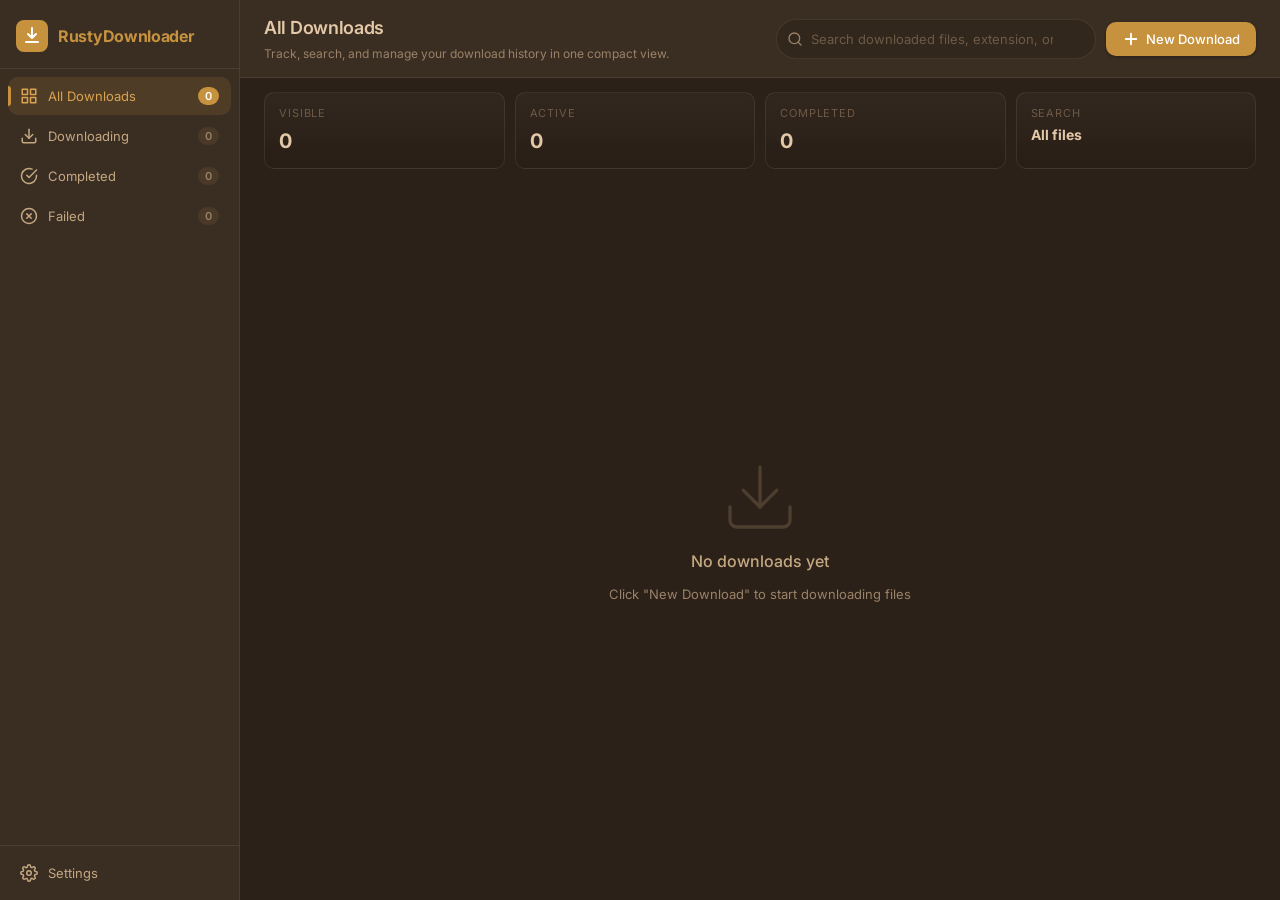
<file: src/index.html>
<!DOCTYPE html>
<html lang="en">

<head>
  <meta charset="UTF-8" />
  <meta name="viewport" content="width=device-width, initial-scale=1.0" />
  <title>RustyDownloader</title>
  <link rel="preconnect" href="https://fonts.googleapis.com">
  <link rel="preconnect" href="https://fonts.gstatic.com" crossorigin>
  <link href="https://fonts.googleapis.com/css2?family=Inter:wght@300;400;500;600;700&display=swap" rel="stylesheet">
  <link rel="stylesheet" href="styles.css" />
</head>

<body>
  <div id="app">
    <!-- Sidebar -->
    <aside class="sidebar">
      <div class="sidebar-header">
        <div class="logo">
          <svg width="32" height="32" viewBox="0 0 32 32" fill="none">
            <rect width="32" height="32" rx="8" fill="#C7923E" />
            <path d="M16 8v10m0 0l-4-4m4 4l4-4M10 22h12" stroke="white" stroke-width="2" stroke-linecap="round"
              stroke-linejoin="round" />
          </svg>
          <span class="logo-text">RustyDownloader</span>
        </div>
      </div>
      <nav class="sidebar-nav">
        <button class="nav-item active" data-filter="all" id="nav-all">
          <svg width="18" height="18" viewBox="0 0 24 24" fill="none" stroke="currentColor" stroke-width="2"
            stroke-linecap="round" stroke-linejoin="round">
            <rect x="3" y="3" width="7" height="7" />
            <rect x="14" y="3" width="7" height="7" />
            <rect x="14" y="14" width="7" height="7" />
            <rect x="3" y="14" width="7" height="7" />
          </svg>
          <span>All Downloads</span>
          <span class="badge" id="badge-all">0</span>
        </button>
        <button class="nav-item" data-filter="downloading" id="nav-downloading">
          <svg width="18" height="18" viewBox="0 0 24 24" fill="none" stroke="currentColor" stroke-width="2"
            stroke-linecap="round" stroke-linejoin="round">
            <path d="M21 15v4a2 2 0 0 1-2 2H5a2 2 0 0 1-2-2v-4" />
            <polyline points="7 10 12 15 17 10" />
            <line x1="12" y1="15" x2="12" y2="3" />
          </svg>
          <span>Downloading</span>
          <span class="badge" id="badge-downloading">0</span>
        </button>
        <button class="nav-item" data-filter="completed" id="nav-completed">
          <svg width="18" height="18" viewBox="0 0 24 24" fill="none" stroke="currentColor" stroke-width="2"
            stroke-linecap="round" stroke-linejoin="round">
            <path d="M22 11.08V12a10 10 0 1 1-5.93-9.14" />
            <polyline points="22 4 12 14.01 9 11.01" />
          </svg>
          <span>Completed</span>
          <span class="badge" id="badge-completed">0</span>
        </button>
        <button class="nav-item" data-filter="failed" id="nav-failed">
          <svg width="18" height="18" viewBox="0 0 24 24" fill="none" stroke="currentColor" stroke-width="2"
            stroke-linecap="round" stroke-linejoin="round">
            <circle cx="12" cy="12" r="10" />
            <line x1="15" y1="9" x2="9" y2="15" />
            <line x1="9" y1="9" x2="15" y2="15" />
          </svg>
          <span>Failed</span>
          <span class="badge" id="badge-failed">0</span>
        </button>
      </nav>
      <div class="sidebar-footer">
        <button class="nav-item" id="btn-settings">
          <svg width="18" height="18" viewBox="0 0 24 24" fill="none" stroke="currentColor" stroke-width="2"
            stroke-linecap="round" stroke-linejoin="round">
            <circle cx="12" cy="12" r="3" />
            <path
              d="M19.4 15a1.65 1.65 0 0 0 .33 1.82l.06.06a2 2 0 0 1 0 2.83 2 2 0 0 1-2.83 0l-.06-.06a1.65 1.65 0 0 0-1.82-.33 1.65 1.65 0 0 0-1 1.51V21a2 2 0 0 1-2 2 2 2 0 0 1-2-2v-.09A1.65 1.65 0 0 0 9 19.4a1.65 1.65 0 0 0-1.82.33l-.06.06a2 2 0 0 1-2.83 0 2 2 0 0 1 0-2.83l.06-.06A1.65 1.65 0 0 0 4.68 15a1.65 1.65 0 0 0-1.51-1H3a2 2 0 0 1-2-2 2 2 0 0 1 2-2h.09A1.65 1.65 0 0 0 4.6 9a1.65 1.65 0 0 0-.33-1.82l-.06-.06a2 2 0 0 1 0-2.83 2 2 0 0 1 2.83 0l.06.06A1.65 1.65 0 0 0 9 4.68a1.65 1.65 0 0 0 1-1.51V3a2 2 0 0 1 2-2 2 2 0 0 1 2 2v.09a1.65 1.65 0 0 0 1 1.51 1.65 1.65 0 0 0 1.82-.33l.06-.06a2 2 0 0 1 2.83 0 2 2 0 0 1 0 2.83l-.06.06A1.65 1.65 0 0 0 19.4 9a1.65 1.65 0 0 0 1.51 1H21a2 2 0 0 1 2 2 2 2 0 0 1-2 2h-.09a1.65 1.65 0 0 0-1.51 1z" />
          </svg>
          <span>Settings</span>
        </button>
      </div>
    </aside>

    <!-- Main Content -->
    <main class="main-content">
      <!-- Toolbar -->
      <header class="toolbar">
        <div class="toolbar-primary">
          <div>
            <h1 class="page-title" id="page-title">All Downloads</h1>
            <p class="page-subtitle" id="page-subtitle">Track, search, and manage your download history in one compact
              view.</p>
          </div>
        </div>
        <div class="toolbar-actions">
          <div class="search-box">
            <svg width="16" height="16" viewBox="0 0 24 24" fill="none" stroke="currentColor" stroke-width="2"
              stroke-linecap="round" stroke-linejoin="round" aria-hidden="true">
              <circle cx="11" cy="11" r="8"></circle>
              <line x1="21" y1="21" x2="16.65" y2="16.65"></line>
            </svg>
            <input type="text" id="search-downloads" placeholder="Search downloaded files, extension, or status..."
              autocomplete="off" />
            <button class="search-clear" id="search-clear" type="button" title="Clear search"
              aria-label="Clear search">×</button>
          </div>
          <button class="btn btn-primary" id="btn-add-download">
            <svg width="18" height="18" viewBox="0 0 24 24" fill="none" stroke="currentColor" stroke-width="2.5"
              stroke-linecap="round" stroke-linejoin="round">
              <line x1="12" y1="5" x2="12" y2="19" />
              <line x1="5" y1="12" x2="19" y2="12" />
            </svg>
            <span>New Download</span>
          </button>
        </div>
      </header>

      <section class="downloads-overview" id="downloads-overview">
        <div class="overview-card">
          <span class="overview-label">Visible</span>
          <strong class="overview-value" id="visible-count">0</strong>
        </div>
        <div class="overview-card">
          <span class="overview-label">Active</span>
          <strong class="overview-value" id="active-count">0</strong>
        </div>
        <div class="overview-card">
          <span class="overview-label">Completed</span>
          <strong class="overview-value" id="completed-count">0</strong>
        </div>
        <div class="overview-card">
          <span class="overview-label">Search</span>
          <strong class="overview-value overview-search" id="search-state">All files</strong>
        </div>
      </section>

      <!-- Download List -->
      <div class="download-list" id="download-list">
        <!-- Empty State -->
        <div class="empty-state" id="empty-state">
          <svg width="80" height="80" viewBox="0 0 24 24" fill="none" stroke="currentColor" stroke-width="1"
            stroke-linecap="round" stroke-linejoin="round" opacity="0.3">
            <path d="M21 15v4a2 2 0 0 1-2 2H5a2 2 0 0 1-2-2v-4" />
            <polyline points="7 10 12 15 17 10" />
            <line x1="12" y1="15" x2="12" y2="3" />
          </svg>
          <h3>No downloads yet</h3>
          <p>Click "New Download" to start downloading files</p>
        </div>
      </div>
    </main>
  </div>

  <!-- Add Download Modal -->
  <div class="modal-overlay" id="modal-add" style="display:none;">
    <div class="modal">
      <div class="modal-header">
        <h2>New Download</h2>
        <button class="modal-close" id="modal-add-close">&times;</button>
      </div>
      <div class="modal-body">
        <div class="form-group">
          <label for="input-url">URL</label>
          <input type="text" id="input-url" placeholder="https://example.com/file.zip" autocomplete="off" />
        </div>
        <div class="form-row">
          <div class="form-group flex-1">
            <label for="input-filename">Filename</label>
            <input type="text" id="input-filename" placeholder="Auto-detect from URL" />
          </div>
        </div>
        <div class="form-group">
          <label for="input-savepath">Save to</label>
          <div class="input-with-btn">
            <input type="text" id="input-savepath" placeholder="Download directory" readonly />
            <button class="btn btn-outline btn-sm" id="btn-browse">Browse</button>
          </div>
        </div>
        <div class="file-info" id="file-info" style="display:none;">
          <div class="info-row"><span class="info-label">Size:</span> <span id="info-size">-</span></div>
          <div class="info-row"><span class="info-label">Type:</span> <span id="info-type">-</span></div>
          <div class="info-row"><span class="info-label">Resumable:</span> <span id="info-resumable">-</span></div>
        </div>
      </div>
      <div class="modal-footer">
        <button class="btn btn-ghost" id="btn-cancel-add">Cancel</button>
        <button class="btn btn-primary" id="btn-start-download">
          <svg width="16" height="16" viewBox="0 0 24 24" fill="none" stroke="currentColor" stroke-width="2.5"
            stroke-linecap="round" stroke-linejoin="round">
            <path d="M21 15v4a2 2 0 0 1-2 2H5a2 2 0 0 1-2-2v-4" />
            <polyline points="7 10 12 15 17 10" />
            <line x1="12" y1="15" x2="12" y2="3" />
          </svg>
          Download
        </button>
      </div>
    </div>
  </div>

  <!-- Settings Modal -->
  <div class="modal-overlay" id="modal-settings" style="display:none;">
    <div class="modal">
      <div class="modal-header">
        <h2>Settings</h2>
        <button class="modal-close" id="modal-settings-close">&times;</button>
      </div>
      <div class="modal-body">
        <div class="form-group">
          <label for="settings-dir">Default Download Directory</label>
          <div class="input-with-btn">
            <input type="text" id="settings-dir" readonly />
            <button class="btn btn-outline btn-sm" id="btn-browse-settings">Browse</button>
          </div>
        </div>
        <div class="form-row">
          <div class="form-group flex-1">
            <label for="settings-concurrent">Max Concurrent Downloads</label>
            <input type="number" id="settings-concurrent" min="1" max="10" value="3" />
          </div>
          <div class="form-group flex-1">
            <label for="settings-segments">Max Segments per File</label>
            <input type="number" id="settings-segments" min="1" max="16" value="8" />
          </div>
        </div>
        <div class="form-group">
          <label for="settings-retries">Max Auto Retries on Failure</label>
          <input type="number" id="settings-retries" min="0" max="20" value="3" />
        </div>

        <div class="form-group">
          <label class="toggle-label">
            <span>Launch at Startup</span>
            <label class="toggle-switch">
              <input type="checkbox" id="settings-autostart" />
              <span class="toggle-slider"></span>
            </label>
          </label>
        </div>

        <!-- API Token for Extension -->
        <div class="form-group">
          <label>Extension API Token</label>
          <div class="token-status" id="token-status">
            <span class="token-masked">&#x2022;&#x2022;&#x2022;&#x2022;&#x2022;&#x2022;&#x2022;&#x2022;&#x2022;&#x2022;&#x2022;&#x2022;</span>
            <button class="btn btn-outline btn-sm" id="btn-regenerate-token" type="button">Regenerate</button>
          </div>
          <div class="token-reveal" id="token-reveal" style="display:none;">
            <div class="input-with-btn">
              <input type="text" id="settings-api-token" readonly />
              <button class="btn btn-outline btn-sm" id="btn-copy-token" type="button">Copy</button>
            </div>
            <span class="category-rules-hint" style="color:#C45A3C;">Copy now! This token will be hidden when you close Settings.</span>
          </div>
          <span class="category-rules-hint">Paste this token into the browser extension to authenticate.</span>
        </div>

        <!-- Category Rules Section -->
        <div class="category-rules-section">
          <div class="category-rules-header">
            <label>Category Rules</label>
            <span class="category-rules-hint">Files auto-sorted to subfolders by extension</span>
          </div>
          <div class="category-rules-list" id="category-rules-list">
            <!-- Populated by JS -->
          </div>
          <button class="btn btn-outline btn-sm" id="btn-add-rule" type="button">
            <svg width="14" height="14" viewBox="0 0 24 24" fill="none" stroke="currentColor" stroke-width="2.5"
              stroke-linecap="round" stroke-linejoin="round">
              <line x1="12" y1="5" x2="12" y2="19" />
              <line x1="5" y1="12" x2="19" y2="12" />
            </svg>
            Add Rule
          </button>
        </div>
      </div>
      <div class="modal-footer">
        <button class="btn btn-ghost" id="btn-cancel-settings">Cancel</button>
        <button class="btn btn-primary" id="btn-save-settings">Save</button>
      </div>
    </div>
  </div>

  <script src="main.js" type="module"></script>
</body>

</html>
</file>
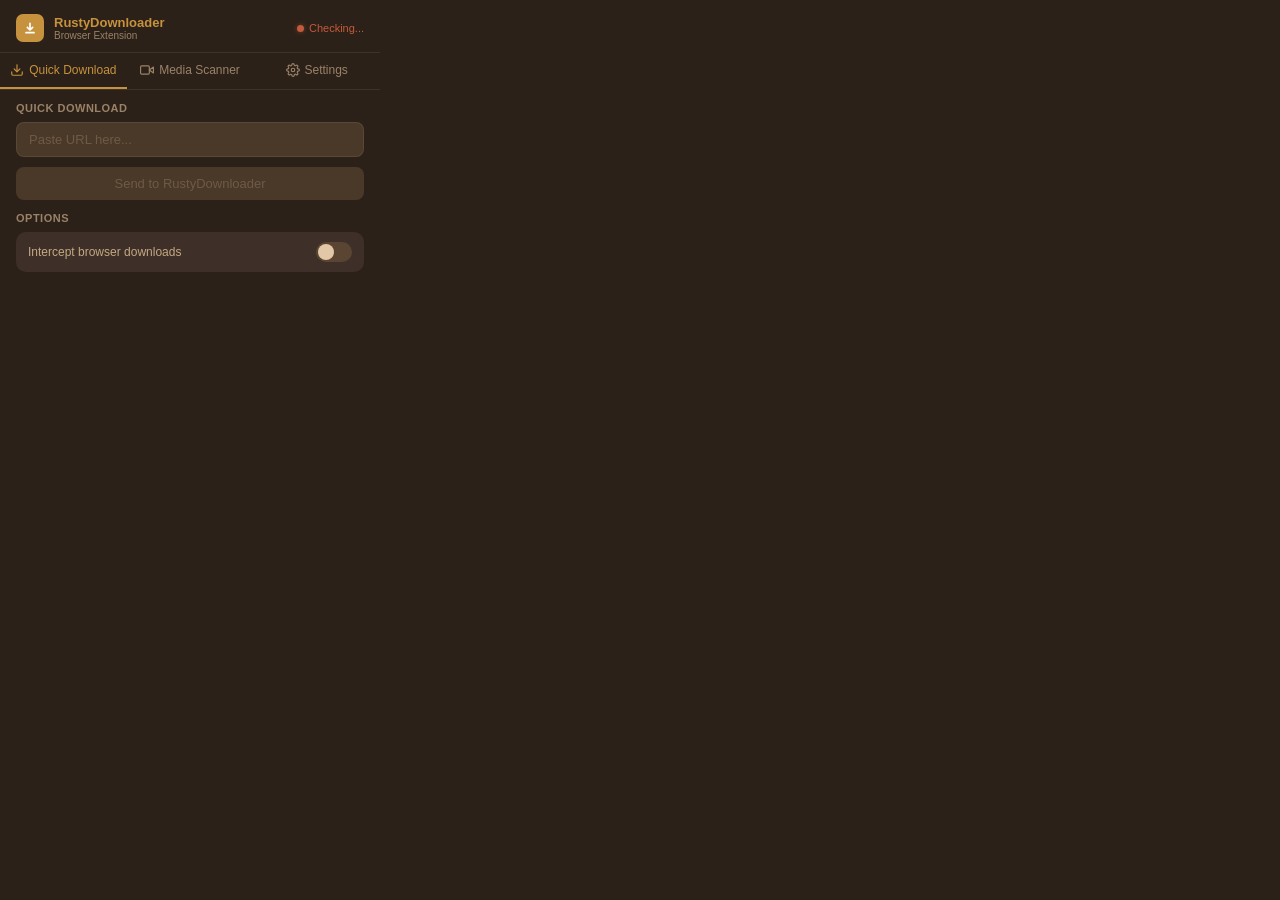
<file: extension/popup.html>
<!DOCTYPE html>
<html>

<head>
    <meta charset="UTF-8">
    <style>
        * {
            margin: 0;
            padding: 0;
            box-sizing: border-box;
        }

        body {
            width: 380px;
            max-height: 520px;
            font-family: 'Segoe UI', sans-serif;
            background: #2C2118;
            color: #E3C8A8;
            display: flex;
            flex-direction: column;
        }

        /* ---- Header ---- */
        .header {
            display: flex;
            align-items: center;
            gap: 10px;
            padding: 14px 16px 10px;
            border-bottom: 1px solid rgba(227, 200, 168, 0.1);
        }

        .logo-icon {
            width: 28px;
            height: 28px;
            border-radius: 7px;
            background: #C7923E;
            display: flex;
            align-items: center;
            justify-content: center;
            flex-shrink: 0;
        }

        .logo-icon svg {
            display: block;
        }

        .header-text h1 {
            font-size: 13px;
            font-weight: 600;
            color: #C7923E;
        }

        .header-text p {
            font-size: 10px;
            color: #9A8268;
        }

        .header-status {
            margin-left: auto;
            display: flex;
            align-items: center;
            gap: 5px;
        }

        .status-dot {
            width: 7px;
            height: 7px;
            border-radius: 50%;
        }

        .status-dot.online {
            background: #6B9E5E;
            box-shadow: 0 0 5px rgba(107, 158, 94, 0.5);
        }

        .status-dot.offline {
            background: #C45A3C;
            box-shadow: 0 0 5px rgba(196, 90, 60, 0.5);
        }

        .status-label {
            font-size: 11px;
            font-weight: 500;
        }

        .status-label.online {
            color: #6B9E5E;
        }

        .status-label.offline {
            color: #C45A3C;
        }

        /* ---- Tab Bar ---- */
        .tab-bar {
            display: flex;
            border-bottom: 1px solid rgba(227, 200, 168, 0.1);
        }

        .tab-btn {
            flex: 1;
            padding: 10px 8px;
            background: none;
            border: none;
            color: #9A8268;
            font-size: 12px;
            font-weight: 500;
            font-family: inherit;
            cursor: pointer;
            border-bottom: 2px solid transparent;
            transition: all 0.2s;
            display: flex;
            align-items: center;
            justify-content: center;
            gap: 5px;
        }

        .tab-btn:hover {
            color: #C4A882;
            background: rgba(199, 146, 62, 0.06);
        }

        .tab-btn.active {
            color: #C7923E;
            border-bottom-color: #C7923E;
        }

        .tab-btn .tab-badge {
            background: #C7923E;
            color: #fff;
            font-size: 10px;
            font-weight: 600;
            padding: 1px 5px;
            border-radius: 8px;
            min-width: 16px;
            text-align: center;
        }

        /* ---- Tab Content ---- */
        .tab-content {
            display: none;
            padding: 12px 16px;
            flex: 1;
            overflow-y: auto;
        }

        .tab-content.active {
            display: flex;
            flex-direction: column;
        }

        /* ---- Quick Download Panel ---- */
        .section-title {
            font-size: 11px;
            font-weight: 600;
            color: #9A8268;
            text-transform: uppercase;
            letter-spacing: 0.5px;
            margin-bottom: 8px;
        }

        .form-group {
            display: flex;
            flex-direction: column;
            gap: 6px;
            margin-bottom: 10px;
        }

        .form-group input {
            background: #4A3928;
            border: 1px solid rgba(227, 200, 168, 0.1);
            border-radius: 8px;
            padding: 9px 12px;
            color: #E3C8A8;
            font-size: 13px;
            font-family: inherit;
            outline: none;
            transition: border-color 0.15s;
        }

        .form-group input:focus {
            border-color: #C7923E;
            box-shadow: 0 0 0 3px rgba(199, 146, 62, 0.15);
        }

        .form-group input::placeholder {
            color: #6E5A46;
        }

        .btn {
            width: 100%;
            padding: 9px;
            border: none;
            border-radius: 8px;
            font-size: 13px;
            font-weight: 500;
            font-family: inherit;
            cursor: pointer;
            transition: all 0.15s;
        }

        .btn-primary {
            background: #C7923E;
            color: #fff;
        }

        .btn-primary:hover {
            background: #D9A352;
            transform: translateY(-1px);
        }

        .btn-primary:disabled {
            background: #4A3928;
            color: #6E5A46;
            cursor: not-allowed;
            transform: none;
        }

        .toggle-row {
            display: flex;
            align-items: center;
            justify-content: space-between;
            padding: 10px 12px;
            background: #3E3028;
            border-radius: 10px;
            margin-bottom: 6px;
        }

        .toggle-label {
            font-size: 12px;
            color: #C4A882;
        }

        .toggle {
            position: relative;
            width: 36px;
            height: 20px;
            cursor: pointer;
        }

        .toggle input {
            display: none;
        }

        .toggle-slider {
            position: absolute;
            inset: 0;
            background: #5A4533;
            border-radius: 10px;
            transition: background 0.2s;
        }

        .toggle-slider::after {
            content: '';
            position: absolute;
            width: 16px;
            height: 16px;
            border-radius: 50%;
            background: #E3C8A8;
            top: 2px;
            left: 2px;
            transition: transform 0.2s;
        }

        .toggle input:checked+.toggle-slider {
            background: #C7923E;
        }

        .toggle input:checked+.toggle-slider::after {
            transform: translateX(16px);
        }

        .toast {
            display: none;
            padding: 8px 12px;
            border-radius: 8px;
            font-size: 12px;
            margin-top: 8px;
            animation: fadeIn 0.2s ease;
        }

        .toast.success {
            display: block;
            background: rgba(107, 158, 94, 0.15);
            color: #6B9E5E;
        }

        .toast.error {
            display: block;
            background: rgba(196, 90, 60, 0.15);
            color: #C45A3C;
        }

        /* ---- Media Scanner Panel ---- */
        .scanner-toolbar {
            display: flex;
            align-items: center;
            gap: 6px;
            margin-bottom: 10px;
            flex-wrap: wrap;
        }

        .filter-btn {
            padding: 4px 8px;
            font-size: 10px;
            font-weight: 500;
            font-family: inherit;
            background: #3E3028;
            border: 1px solid transparent;
            border-radius: 6px;
            color: #9A8268;
            cursor: pointer;
            transition: all 0.15s;
        }

        .filter-btn:hover {
            color: #C4A882;
            background: #4A3928;
        }

        .filter-btn.active {
            color: #C7923E;
            border-color: rgba(199, 146, 62, 0.3);
            background: rgba(199, 146, 62, 0.1);
        }

        .scanner-actions {
            margin-left: auto;
            display: flex;
            gap: 4px;
        }

        .icon-btn {
            width: 30px;
            height: 30px;
            display: flex;
            align-items: center;
            justify-content: center;
            background: #3E3028;
            border: none;
            border-radius: 6px;
            color: #9A8268;
            cursor: pointer;
            transition: all 0.15s;
            position: relative;
        }

        .icon-btn:hover {
            color: #C7923E;
            background: #4A3928;
        }

        .icon-btn svg {
            display: block;
        }

        /* Sort dropdown */
        .sort-wrapper {
            position: relative;
        }

        .sort-dropdown {
            display: none;
            position: absolute;
            top: 100%;
            right: 0;
            margin-top: 4px;
            background: #3E3028;
            border: 1px solid rgba(227, 200, 168, 0.12);
            border-radius: 8px;
            z-index: 100;
            min-width: 140px;
            box-shadow: 0 6px 20px rgba(0, 0, 0, 0.4);
            overflow: hidden;
        }

        .sort-dropdown.open {
            display: block;
        }

        .sort-option {
            display: flex;
            align-items: center;
            justify-content: space-between;
            width: 100%;
            padding: 8px 12px;
            font-size: 12px;
            font-family: inherit;
            background: none;
            border: none;
            color: #C4A882;
            cursor: pointer;
            transition: background 0.1s;
        }

        .sort-option:hover {
            background: rgba(199, 146, 62, 0.1);
        }

        .sort-option.active {
            color: #C7923E;
        }

        .sort-arrow {
            font-size: 11px;
            opacity: 0.6;
        }

        /* ---- Media List ---- */
        .media-list {
            flex: 1;
            overflow-y: auto;
            display: flex;
            flex-direction: column;
            gap: 6px;
            max-height: 320px;
        }

        .media-item {
            display: flex;
            align-items: center;
            gap: 10px;
            padding: 10px 12px;
            background: #3E3028;
            border-radius: 10px;
            transition: background 0.15s;
        }

        .media-item:hover {
            background: #4A3928;
        }

        .media-icon {
            width: 34px;
            height: 34px;
            border-radius: 8px;
            display: flex;
            align-items: center;
            justify-content: center;
            font-size: 16px;
            flex-shrink: 0;
        }

        .media-icon.video {
            background: rgba(199, 146, 62, 0.15);
        }

        .media-icon.audio {
            background: rgba(107, 158, 94, 0.15);
        }

        .media-details {
            flex: 1;
            min-width: 0;
        }

        .media-name {
            font-size: 12px;
            font-weight: 500;
            color: #E3C8A8;
            white-space: nowrap;
            overflow: hidden;
            text-overflow: ellipsis;
        }

        .media-meta {
            display: flex;
            align-items: center;
            gap: 6px;
            margin-top: 3px;
        }

        .media-size {
            font-size: 11px;
            color: #9A8268;
        }

        .media-type-badge {
            font-size: 9px;
            font-weight: 600;
            text-transform: uppercase;
            padding: 1px 5px;
            border-radius: 4px;
            letter-spacing: 0.3px;
        }

        .media-type-badge.video {
            background: rgba(199, 146, 62, 0.15);
            color: #C7923E;
        }

        .media-type-badge.audio {
            background: rgba(107, 158, 94, 0.15);
            color: #6B9E5E;
        }

        .media-type-badge.hls {
            background: rgba(147, 130, 220, 0.15);
            color: #9382DC;
        }

        .media-type-badge.archive {
            background: rgba(200, 160, 80, 0.15);
            color: #C8A050;
        }

        .media-type-badge.document {
            background: rgba(100, 160, 200, 0.15);
            color: #64A0C8;
        }

        .media-type-badge.program {
            background: rgba(180, 100, 100, 0.15);
            color: #B46464;
        }

        .media-type-badge.torrent {
            background: rgba(120, 180, 120, 0.15);
            color: #78B478;
        }

        .media-icon.archive {
            background: rgba(200, 160, 80, 0.15);
        }

        .media-icon.document {
            background: rgba(100, 160, 200, 0.15);
        }

        .media-icon.program {
            background: rgba(180, 100, 100, 0.15);
        }

        .media-icon.torrent {
            background: rgba(120, 180, 120, 0.15);
        }

        .media-dl-btn {
            width: 32px;
            height: 32px;
            display: flex;
            align-items: center;
            justify-content: center;
            background: rgba(199, 146, 62, 0.12);
            border: none;
            border-radius: 8px;
            color: #C7923E;
            cursor: pointer;
            transition: all 0.15s;
            flex-shrink: 0;
        }

        .media-dl-btn:hover {
            background: #C7923E;
            color: #fff;
            transform: scale(1.05);
        }

        .media-dl-btn svg {
            display: block;
        }

        /* Empty state */
        .scanner-empty {
            display: flex;
            flex-direction: column;
            align-items: center;
            justify-content: center;
            padding: 30px 10px;
            color: #6E5A46;
            text-align: center;
        }

        .scanner-empty svg {
            margin-bottom: 10px;
            opacity: 0.3;
        }

        .scanner-empty h3 {
            font-size: 13px;
            font-weight: 500;
            color: #9A8268;
            margin-bottom: 4px;
        }

        .scanner-empty p {
            font-size: 11px;
        }

        /* Scanning animation */
        .scanning-spinner {
            display: none;
            align-items: center;
            justify-content: center;
            gap: 6px;
            padding: 16px;
            color: #9A8268;
            font-size: 12px;
        }

        .scanning-spinner.active {
            display: flex;
        }

        .spinner {
            width: 16px;
            height: 16px;
            border: 2px solid rgba(199, 146, 62, 0.2);
            border-top-color: #C7923E;
            border-radius: 50%;
            animation: spin 0.7s linear infinite;
        }

        @keyframes spin {
            to {
                transform: rotate(360deg);
            }
        }

        @keyframes fadeIn {
            from {
                opacity: 0;
            }

            to {
                opacity: 1;
            }
        }

        /* Scrollbar */
        .media-list::-webkit-scrollbar {
            width: 5px;
        }

        .media-list::-webkit-scrollbar-track {
            background: transparent;
        }

        .media-list::-webkit-scrollbar-thumb {
            background: rgba(199, 146, 62, 0.2);
            border-radius: 3px;
        }

        .media-list::-webkit-scrollbar-thumb:hover {
            background: rgba(199, 146, 62, 0.4);
        }

        .tab-content::-webkit-scrollbar {
            width: 5px;
        }

        .tab-content::-webkit-scrollbar-track {
            background: transparent;
        }

        .tab-content::-webkit-scrollbar-thumb {
            background: rgba(199, 146, 62, 0.2);
            border-radius: 3px;
        }

        .btn-download-all {
            width: 100%;
            padding: 7px;
            margin-bottom: 8px;
            border: 1px solid rgba(199, 146, 62, 0.25);
            border-radius: 8px;
            font-size: 12px;
            font-weight: 500;
            font-family: inherit;
            cursor: pointer;
            transition: all 0.15s;
            background: rgba(199, 146, 62, 0.08);
            color: #C7923E;
            display: none;
        }

        .btn-download-all:hover {
            background: rgba(199, 146, 62, 0.18);
        }

        .btn-download-all.visible {
            display: block;
        }

        .port-row {
            display: flex;
            align-items: center;
            justify-content: space-between;
            padding: 8px 12px;
            background: #3E3028;
            border-radius: 10px;
            margin-bottom: 6px;
            gap: 8px;
        }

        .port-input {
            width: 70px;
            background: #4A3928;
            border: 1px solid rgba(227, 200, 168, 0.1);
            border-radius: 6px;
            padding: 5px 8px;
            color: #E3C8A8;
            font-size: 12px;
            font-family: inherit;
            outline: none;
            text-align: center;
            transition: border-color 0.15s;
        }

        .port-input:focus {
            border-color: #C7923E;
        }

        .token-field {
            display: flex;
            align-items: center;
            gap: 6px;
        }

        .token-configured {
            font-size: 11px;
            color: #6B9E5E;
            font-weight: 500;
        }

        .token-not-set {
            font-size: 11px;
            color: #C45A3C;
            font-weight: 500;
        }

        .token-action-btn {
            padding: 3px 8px;
            font-size: 10px;
            font-weight: 500;
            font-family: inherit;
            background: #4A3928;
            border: 1px solid rgba(227, 200, 168, 0.15);
            border-radius: 5px;
            color: #C4A882;
            cursor: pointer;
            transition: all 0.15s;
        }

        .token-action-btn:hover {
            color: #C7923E;
            border-color: rgba(199, 146, 62, 0.3);
        }

        .token-save-btn {
            background: rgba(107, 158, 94, 0.15);
            color: #6B9E5E;
            border-color: rgba(107, 158, 94, 0.25);
        }

        .token-save-btn:hover {
            background: rgba(107, 158, 94, 0.25);
            color: #6B9E5E;
        }

        .settings-hint {
            display: block;
            font-size: 10px;
            color: #6E5A46;
            margin-top: 8px;
            padding: 0 2px;
        }
    </style>
</head>

<body>
    <!-- Header -->
    <div class="header">
        <div class="logo-icon">
            <svg width="16" height="16" viewBox="0 0 24 24" fill="none" stroke="white" stroke-width="2.5"
                stroke-linecap="round" stroke-linejoin="round">
                <path d="M12 5v10m0 0l-4-4m4 4l4-4M6 19h12" />
            </svg>
        </div>
        <div class="header-text">
            <h1>RustyDownloader</h1>
            <p>Browser Extension</p>
        </div>
        <div class="header-status">
            <span class="status-dot offline" id="status-dot"></span>
            <span class="status-label offline" id="status-text">Checking...</span>
        </div>
    </div>

    <!-- Tab Bar -->
    <div class="tab-bar">
        <button class="tab-btn active" data-tab="quick">
            <svg width="14" height="14" viewBox="0 0 24 24" fill="none" stroke="currentColor" stroke-width="2"
                stroke-linecap="round" stroke-linejoin="round">
                <path d="M21 15v4a2 2 0 0 1-2 2H5a2 2 0 0 1-2-2v-4" />
                <polyline points="7 10 12 15 17 10" />
                <line x1="12" y1="15" x2="12" y2="3" />
            </svg>
            Quick Download
        </button>
        <button class="tab-btn" data-tab="scanner">
            <svg width="14" height="14" viewBox="0 0 24 24" fill="none" stroke="currentColor" stroke-width="2"
                stroke-linecap="round" stroke-linejoin="round">
                <polygon points="23 7 16 12 23 17 23 7" />
                <rect x="1" y="5" width="15" height="14" rx="2" ry="2" />
            </svg>
            Media Scanner
            <span class="tab-badge" id="media-count" style="display:none">0</span>
        </button>
        <button class="tab-btn" data-tab="settings">
            <svg width="14" height="14" viewBox="0 0 24 24" fill="none" stroke="currentColor" stroke-width="2"
                stroke-linecap="round" stroke-linejoin="round">
                <circle cx="12" cy="12" r="3" />
                <path d="M19.4 15a1.65 1.65 0 0 0 .33 1.82l.06.06a2 2 0 0 1-2.83 2.83l-.06-.06a1.65 1.65 0 0 0-1.82-.33 1.65 1.65 0 0 0-1 1.51V21a2 2 0 0 1-4 0v-.09A1.65 1.65 0 0 0 9 19.4a1.65 1.65 0 0 0-1.82.33l-.06.06a2 2 0 0 1-2.83-2.83l.06-.06A1.65 1.65 0 0 0 4.68 15a1.65 1.65 0 0 0-1.51-1H3a2 2 0 0 1 0-4h.09A1.65 1.65 0 0 0 4.6 9a1.65 1.65 0 0 0-.33-1.82l-.06-.06a2 2 0 0 1 2.83-2.83l.06.06A1.65 1.65 0 0 0 9 4.68a1.65 1.65 0 0 0 1-1.51V3a2 2 0 0 1 4 0v.09a1.65 1.65 0 0 0 1 1.51 1.65 1.65 0 0 0 1.82-.33l.06-.06a2 2 0 0 1 2.83 2.83l-.06.06A1.65 1.65 0 0 0 19.4 9a1.65 1.65 0 0 0 1.51 1H21a2 2 0 0 1 0 4h-.09a1.65 1.65 0 0 0-1.51 1z" />
            </svg>
            Settings
        </button>
    </div>

    <!-- Quick Download Tab -->
    <div class="tab-content active" id="tab-quick">
        <div class="section-title">Quick Download</div>
        <div class="form-group">
            <input type="text" id="url-input" placeholder="Paste URL here..." />
        </div>
        <button class="btn btn-primary" id="btn-download" disabled>Send to RustyDownloader</button>
        <div class="toast" id="toast"></div>

        <div style="margin-top: 12px;">
            <div class="section-title">Options</div>
            <div class="toggle-row">
                <span class="toggle-label">Intercept browser downloads</span>
                <label class="toggle">
                    <input type="checkbox" id="toggle-intercept" />
                    <span class="toggle-slider"></span>
                </label>
            </div>
        </div>
    </div>

    <!-- Media Scanner Tab -->
    <div class="tab-content" id="tab-scanner">
        <!-- Toolbar -->
        <div class="scanner-toolbar">
            <button class="filter-btn active" data-filter="all">All</button>
            <button class="filter-btn" data-filter="video">Video</button>
            <button class="filter-btn" data-filter="audio">Audio</button>
            <button class="filter-btn" data-filter="archive">Archive</button>
            <button class="filter-btn" data-filter="document">Doc</button>
            <button class="filter-btn" data-filter="program">Program</button>

            <div class="scanner-actions">
                <!-- Sort button -->
                <div class="sort-wrapper">
                    <button class="icon-btn" id="btn-sort" title="Sort">
                        <svg width="14" height="14" viewBox="0 0 24 24" fill="none" stroke="currentColor"
                            stroke-width="2" stroke-linecap="round" stroke-linejoin="round">
                            <line x1="4" y1="6" x2="20" y2="6" />
                            <line x1="4" y1="12" x2="14" y2="12" />
                            <line x1="4" y1="18" x2="8" y2="18" />
                        </svg>
                    </button>
                    <div class="sort-dropdown" id="sort-dropdown">
                        <button class="sort-option active" data-sort="name">Name <span
                                class="sort-arrow">↑</span></button>
                        <button class="sort-option" data-sort="size">Size <span class="sort-arrow">↑</span></button>
                        <button class="sort-option" data-sort="type">Type <span class="sort-arrow">↑</span></button>
                    </div>
                </div>
                <!-- Re-scan button -->
                <button class="icon-btn" id="btn-rescan" title="Re-scan page">
                    <svg width="14" height="14" viewBox="0 0 24 24" fill="none" stroke="currentColor" stroke-width="2"
                        stroke-linecap="round" stroke-linejoin="round">
                        <polyline points="23 4 23 10 17 10" />
                        <path d="M20.49 15a9 9 0 1 1-2.12-9.36L23 10" />
                    </svg>
                </button>
            </div>
        </div>

        <!-- Scanning indicator -->
        <div class="scanning-spinner" id="scanning-spinner">
            <div class="spinner"></div>
            <span>Scanning page...</span>
        </div>

        <!-- Download All -->
        <button class="btn-download-all" id="btn-download-all">Download All</button>

        <!-- Media list -->
        <div class="media-list" id="media-list"></div>

        <!-- Empty State -->
        <div class="scanner-empty" id="scanner-empty" style="display:none;">
            <svg width="48" height="48" viewBox="0 0 24 24" fill="none" stroke="currentColor" stroke-width="1"
                stroke-linecap="round" stroke-linejoin="round">
                <polygon points="23 7 16 12 23 17 23 7" />
                <rect x="1" y="5" width="15" height="14" rx="2" ry="2" />
            </svg>
            <h3>No media found</h3>
            <p>Play a video or audio on this page, then click re-scan</p>
        </div>
    </div>

    <!-- Settings Tab -->
    <div class="tab-content" id="tab-settings">
        <div class="section-title">Connection</div>
        <div class="port-row">
            <span class="toggle-label">API Port</span>
            <input type="number" class="port-input" id="port-input" value="7890" min="1" max="65535" />
        </div>
        <div class="port-row" id="token-status-row">
            <span class="toggle-label">API Token</span>
            <div class="token-field">
                <span class="token-configured" id="token-configured" style="display:none;">Configured</span>
                <span class="token-not-set" id="token-not-set">Not set</span>
                <button class="token-action-btn" id="btn-change-token" type="button">Change</button>
            </div>
        </div>
        <div class="port-row" id="token-input-row" style="display:none;">
            <span class="toggle-label">New Token</span>
            <div class="token-field">
                <input type="password" class="port-input" id="token-input" style="width:120px;font-size:11px;" placeholder="Paste token" />
                <button class="token-action-btn token-save-btn" id="btn-save-token" type="button">Save</button>
                <button class="token-action-btn" id="btn-cancel-token" type="button">Cancel</button>
            </div>
        </div>
        <span class="settings-hint">Generate the token from RustyDownloader app &gt; Settings &gt; Regenerate</span>
    </div>

    <script src="popup.js"></script>
</body>

</html>
</file>
<file: src/styles.css>
/* ============================================
   RustyDownloader — Rusty Theme
   ============================================ */

:root {
  /* Color Palette */
  --bg-primary: #2C2118;
  --bg-secondary: #3A2D22;
  --bg-tertiary: #4A3928;
  --bg-hover: #5A4533;
  --bg-active: #6A5240;

  --surface: #3E3028;
  --surface-hover: #4D3C30;
  --surface-border: rgba(227, 200, 168, 0.1);

  --text-primary: #E3C8A8;
  --text-secondary: #C4A882;
  --text-tertiary: #9A8268;
  --text-muted: #6E5A46;

  --accent: #C7923E;
  --accent-hover: #D9A352;
  --accent-glow: rgba(199, 146, 62, 0.3);
  --accent-subtle: rgba(199, 146, 62, 0.15);

  --success: #6B9E5E;
  --success-subtle: rgba(107, 158, 94, 0.15);
  --warning: #C7923E;
  --warning-subtle: rgba(199, 146, 62, 0.15);
  --danger: #C45A3C;
  --danger-subtle: rgba(196, 90, 60, 0.15);
  --info: #C7923E;
  --info-subtle: rgba(199, 146, 62, 0.15);

  /* Spacing */
  --sidebar-width: 240px;
  --toolbar-height: 64px;
  --radius-sm: 6px;
  --radius-md: 10px;
  --radius-lg: 14px;
  --radius-xl: 18px;

  /* Shadows */
  --shadow-sm: 0 1px 3px rgba(0, 0, 0, 0.3);
  --shadow-md: 0 4px 12px rgba(0, 0, 0, 0.4);
  --shadow-lg: 0 8px 32px rgba(0, 0, 0, 0.5);
  --shadow-glow: 0 0 20px var(--accent-glow);

  /* Transitions */
  --transition-fast: 0.15s ease;
  --transition-normal: 0.25s ease;
  --transition-slow: 0.4s ease;
}

/* ---- Reset ---- */
*,
*::before,
*::after {
  margin: 0;
  padding: 0;
  box-sizing: border-box;
}

html,
body {
  height: 100%;
  overflow: hidden;
  background: var(--bg-primary);
  color: var(--text-primary);
  font-family: 'Inter', -apple-system, BlinkMacSystemFont, sans-serif;
  font-size: 14px;
  line-height: 1.5;
  -webkit-font-smoothing: antialiased;
}

/* ---- App Layout ---- */
#app {
  display: flex;
  height: 100vh;
  width: 100vw;
}

/* ---- Sidebar ---- */
.sidebar {
  width: var(--sidebar-width);
  background: var(--bg-secondary);
  border-right: 1px solid var(--surface-border);
  display: flex;
  flex-direction: column;
  flex-shrink: 0;
  user-select: none;
}

.sidebar-header {
  padding: 20px 16px 16px;
  border-bottom: 1px solid var(--surface-border);
}

.logo {
  display: flex;
  align-items: center;
  gap: 10px;
}

.logo-text {
  font-size: 16px;
  font-weight: 700;
  color: var(--accent);
  letter-spacing: -0.3px;
}

.sidebar-nav {
  flex: 1;
  padding: 8px;
  display: flex;
  flex-direction: column;
  gap: 2px;
}

.sidebar-footer {
  padding: 8px;
  border-top: 1px solid var(--surface-border);
}

.nav-item {
  display: flex;
  align-items: center;
  gap: 10px;
  padding: 10px 12px;
  border: none;
  background: transparent;
  color: var(--text-secondary);
  border-radius: var(--radius-md);
  cursor: pointer;
  font-size: 13px;
  font-family: inherit;
  width: 100%;
  text-align: left;
  transition: all var(--transition-fast);
  position: relative;
}

.nav-item:hover {
  background: var(--bg-hover);
  color: var(--text-primary);
}

.nav-item.active {
  background: var(--accent-subtle);
  color: var(--accent-hover);
}

.nav-item.active::before {
  content: '';
  position: absolute;
  left: 0;
  top: 50%;
  transform: translateY(-50%);
  width: 3px;
  height: 20px;
  background: var(--accent);
  border-radius: 0 4px 4px 0;
}

.badge {
  margin-left: auto;
  background: var(--bg-tertiary);
  color: var(--text-tertiary);
  font-size: 11px;
  font-weight: 600;
  padding: 2px 7px;
  border-radius: 10px;
  min-width: 20px;
  text-align: center;
}

.nav-item.active .badge {
  background: var(--accent);
  color: white;
}

/* ---- Main Content ---- */
.main-content {
  flex: 1;
  display: flex;
  flex-direction: column;
  min-width: 0;
  background: var(--bg-primary);
}

/* ---- Toolbar ---- */
.toolbar {
  min-height: var(--toolbar-height);
  padding: 14px 24px;
  display: flex;
  align-items: center;
  justify-content: space-between;
  gap: 16px;
  border-bottom: 1px solid var(--surface-border);
  flex-shrink: 0;
  background: var(--bg-secondary);
  backdrop-filter: blur(12px);
}

.toolbar-primary {
  min-width: 0;
}

.page-title {
  font-size: 18px;
  font-weight: 600;
  color: var(--text-primary);
  letter-spacing: -0.3px;
}

.page-subtitle {
  margin-top: 4px;
  font-size: 12px;
  color: var(--text-tertiary);
}

.toolbar-actions {
  display: flex;
  align-items: center;
  gap: 10px;
}

.search-box {
  display: flex;
  align-items: center;
  gap: 8px;
  min-width: 320px;
  max-width: 460px;
  padding: 0 10px;
  height: 40px;
  border: 1px solid var(--surface-border);
  border-radius: 999px;
  background: rgba(0, 0, 0, 0.12);
  color: var(--text-tertiary);
}

.search-box:focus-within {
  border-color: var(--accent);
  box-shadow: 0 0 0 3px var(--accent-subtle);
  color: var(--accent-hover);
}

.search-box input {
  flex: 1;
  background: transparent;
  border: none;
  outline: none;
  color: var(--text-primary);
  font-size: 13px;
  font-family: inherit;
}

.search-box input::placeholder {
  color: var(--text-muted);
}

.search-clear {
  width: 24px;
  height: 24px;
  border: none;
  border-radius: 50%;
  background: transparent;
  color: var(--text-muted);
  cursor: pointer;
  display: inline-flex;
  align-items: center;
  justify-content: center;
  opacity: 0;
  pointer-events: none;
  transition: all var(--transition-fast);
}

.search-clear.visible {
  opacity: 1;
  pointer-events: auto;
}

.search-clear:hover {
  background: var(--bg-hover);
  color: var(--text-primary);
}

.downloads-overview {
  display: grid;
  grid-template-columns: repeat(4, minmax(0, 1fr));
  gap: 10px;
  padding: 14px 24px 0;
}

.overview-card {
  background: linear-gradient(180deg, rgba(255, 255, 255, 0.03), rgba(0, 0, 0, 0.08));
  border: 1px solid var(--surface-border);
  border-radius: var(--radius-md);
  padding: 12px 14px;
  display: flex;
  flex-direction: column;
  gap: 4px;
}

.overview-label {
  font-size: 11px;
  text-transform: uppercase;
  letter-spacing: 0.08em;
  color: var(--text-muted);
}

.overview-value {
  font-size: 20px;
  font-weight: 700;
  color: var(--text-primary);
}

.overview-search {
  font-size: 14px;
  line-height: 1.3;
  word-break: break-word;
}

/* ---- Buttons ---- */
.btn {
  display: inline-flex;
  align-items: center;
  gap: 6px;
  padding: 8px 16px;
  border: none;
  border-radius: var(--radius-md);
  font-size: 13px;
  font-weight: 500;
  font-family: inherit;
  cursor: pointer;
  transition: all var(--transition-fast);
  white-space: nowrap;
}

.btn-primary {
  background: var(--accent);
  color: #fff;
  box-shadow: var(--shadow-sm);
}

.btn-primary:hover {
  background: var(--accent-hover);
  box-shadow: var(--shadow-md);
  transform: translateY(-1px);
}

.btn-primary:active {
  transform: translateY(0);
}

.btn-outline {
  background: transparent;
  color: var(--text-secondary);
  border: 1px solid var(--surface-border);
}

.btn-outline:hover {
  background: var(--bg-hover);
  color: var(--text-primary);
  border-color: var(--text-tertiary);
}

.btn-ghost {
  background: transparent;
  color: var(--text-secondary);
}

.btn-ghost:hover {
  background: var(--bg-hover);
  color: var(--text-primary);
}

.btn-sm {
  padding: 6px 12px;
  font-size: 12px;
}

.btn-icon {
  width: 32px;
  height: 32px;
  padding: 0;
  display: inline-flex;
  align-items: center;
  justify-content: center;
  border: none;
  background: transparent;
  color: var(--text-tertiary);
  border-radius: var(--radius-sm);
  cursor: pointer;
  transition: all var(--transition-fast);
}

.btn-icon:hover {
  background: var(--bg-hover);
  color: var(--text-primary);
}

.btn-icon.danger:hover {
  background: var(--danger-subtle);
  color: var(--danger);
}

/* ---- Download List ---- */
.download-list {
  flex: 1;
  overflow-y: auto;
  padding: 12px 24px 20px;
  display: flex;
  flex-direction: column;
  gap: 8px;
}

.download-list::-webkit-scrollbar {
  width: 6px;
}

.download-list::-webkit-scrollbar-track {
  background: transparent;
}

.download-list::-webkit-scrollbar-thumb {
  background: var(--text-muted);
  border-radius: 3px;
}

.download-list::-webkit-scrollbar-thumb:hover {
  background: var(--text-tertiary);
}

/* ---- Empty State ---- */
.empty-state {
  display: flex;
  flex-direction: column;
  align-items: center;
  justify-content: center;
  flex: 1;
  color: var(--text-tertiary);
  gap: 12px;
  padding: 60px 20px;
  animation: fadeIn 0.5s ease;
}

.empty-state h3 {
  font-size: 16px;
  font-weight: 500;
  color: var(--text-secondary);
}

.empty-state p {
  font-size: 13px;
}

/* ---- Download Item ---- */
.download-item {
  background: var(--surface);
  border: 1px solid var(--surface-border);
  border-radius: var(--radius-lg);
  padding: 12px 14px;
  transition: all var(--transition-normal);
  animation: slideIn 0.3s ease;
}

.download-item:hover {
  background: var(--surface-hover);
  border-color: rgba(255, 255, 255, 0.1);
  box-shadow: var(--shadow-sm);
}

.download-item-topline {
  display: grid;
  grid-template-columns: auto minmax(0, 1fr) auto;
  align-items: center;
  gap: 10px;
  margin-bottom: 8px;
}

.download-main {
  min-width: 0;
}

.download-title-row {
  display: flex;
  align-items: center;
  gap: 8px;
  margin-bottom: 6px;
  min-width: 0;
}

.file-icon {
  width: 34px;
  height: 34px;
  border-radius: var(--radius-md);
  display: flex;
  align-items: center;
  justify-content: center;
  flex-shrink: 0;
  font-size: 10px;
  font-weight: 700;
  text-transform: uppercase;
  letter-spacing: 0.5px;
}

.file-icon.downloading {
  background: var(--info-subtle);
  color: var(--info);
}

.file-icon.completed {
  background: var(--success-subtle);
  color: var(--success);
}

.file-icon.paused {
  background: var(--warning-subtle);
  color: var(--warning);
}

.file-icon.failed,
.file-icon.cancelled {
  background: var(--danger-subtle);
  color: var(--danger);
}

.file-icon.queued {
  background: var(--accent-subtle);
  color: var(--accent);
}

.download-filename {
  flex: 1;
  min-width: 0;
  font-size: 13px;
  font-weight: 600;
  color: var(--text-primary);
  white-space: nowrap;
  overflow: hidden;
  text-overflow: ellipsis;
}

.download-meta-grid {
  display: flex;
  flex-wrap: wrap;
  gap: 6px;
}

.meta-chip {
  display: inline-flex;
  align-items: center;
  min-height: 24px;
  padding: 0 8px;
  border-radius: 999px;
  background: rgba(255, 255, 255, 0.04);
  border: 1px solid rgba(255, 255, 255, 0.05);
  color: var(--text-tertiary);
  font-size: 11px;
  line-height: 1;
}

.download-status-detail {
  color: var(--text-secondary);
}

.download-actions {
  display: flex;
  gap: 4px;
  align-items: center;
  opacity: 0.85;
  transition: opacity var(--transition-fast);
}

.download-item:hover .download-actions {
  opacity: 1;
}

/* Progress Bar */
.progress-container {
  display: flex;
  align-items: center;
  gap: 12px;
}

.progress-container.compact {
  gap: 10px;
}

.progress-bar-wrapper {
  flex: 1;
  height: 6px;
  background: var(--bg-tertiary);
  border-radius: 3px;
  overflow: hidden;
  position: relative;
}

.progress-bar {
  height: 100%;
  border-radius: 3px;
  transition: width 0.3s ease;
  position: relative;
  min-width: 0;
}

.progress-bar.downloading {
  background: var(--accent);
  box-shadow: 0 0 8px var(--accent-glow);
}

.progress-bar.downloading::after {
  content: '';
  position: absolute;
  top: 0;
  left: 0;
  right: 0;
  bottom: 0;
  background: rgba(255, 255, 255, 0.1);
  animation: shimmer 1.5s infinite;
}

.progress-bar.completed {
  background: var(--success);
}

.progress-bar.paused {
  background: var(--warning);
}

.progress-bar.failed,
.progress-bar.cancelled {
  background: var(--danger);
}

.progress-text {
  font-size: 12px;
  font-weight: 600;
  color: var(--text-secondary);
  min-width: 42px;
  text-align: right;
}

/* ---- Segment Progress (IDM-style) ---- */
.segments-container {
  margin-top: 6px;
  display: flex;
  flex-direction: column;
  gap: 3px;
}

.segment-bar-wrapper {
  display: flex;
  gap: 1px;
  height: 14px;
  background: var(--bg-tertiary);
  border-radius: 4px;
  overflow: hidden;
}

.segment-block {
  flex: 1;
  height: 100%;
  position: relative;
  overflow: hidden;
  transition: background 0.3s ease;
}

.segment-block-fill {
  position: absolute;
  left: 0;
  top: 0;
  bottom: 0;
  transition: width 0.3s ease;
  border-radius: 0;
}

.segment-block:first-child .segment-block-fill {
  border-radius: 4px 0 0 4px;
}

.segment-block:last-child .segment-block-fill {
  border-radius: 0 4px 4px 0;
}

/* Different colors for each segment — rusty variations */
.segment-block-fill.seg-0 {
  background: #C7923E;
}

.segment-block-fill.seg-1 {
  background: #7A5230;
}

.segment-block-fill.seg-2 {
  background: #D9A352;
}

.segment-block-fill.seg-3 {
  background: #8B6238;
}

.segment-block-fill.seg-4 {
  background: #B07D35;
}

.segment-block-fill.seg-5 {
  background: #9A6A3A;
}

.segment-block-fill.seg-6 {
  background: #D4A86A;
}

.segment-block-fill.seg-7 {
  background: #6B4528;
}

.segment-block-fill.seg-8 {
  background: #C4862E;
}

.segment-block-fill.seg-9 {
  background: #A27040;
}

.segment-block-fill.seg-10 {
  background: #E0B060;
}

.segment-block-fill.seg-11 {
  background: #7F5832;
}

.segment-block-fill.seg-12 {
  background: #BA8844;
}

.segment-block-fill.seg-13 {
  background: #93602C;
}

.segment-block-fill.seg-14 {
  background: #D09848;
}

.segment-block-fill.seg-15 {
  background: #C45A3C;
}

.segment-labels {
  display: flex;
  gap: 1px;
  font-size: 9px;
  color: var(--text-muted);
  font-weight: 500;
  font-variant-numeric: tabular-nums;
}

.segment-label {
  flex: 1;
  text-align: center;
  white-space: nowrap;
  overflow: hidden;
}

/* Status Badge */
.status-badge {
  flex-shrink: 0;
  font-size: 10px;
  font-weight: 700;
  padding: 4px 8px;
  border-radius: 999px;
  text-transform: capitalize;
}

.status-badge.downloading {
  background: var(--info-subtle);
  color: var(--info);
}

.status-badge.completed {
  background: var(--success-subtle);
  color: var(--success);
}

.status-badge.paused {
  background: var(--warning-subtle);
  color: var(--warning);
}

.status-badge.failed,
.status-badge.cancelled {
  background: var(--danger-subtle);
  color: var(--danger);
}

.status-badge.queued {
  background: var(--accent-subtle);
  color: var(--accent);
}

/* ---- Modal ---- */
.modal-overlay {
  position: fixed;
  inset: 0;
  background: rgba(0, 0, 0, 0.6);
  backdrop-filter: blur(4px);
  display: flex;
  align-items: center;
  justify-content: center;
  z-index: 100;
  animation: fadeIn 0.2s ease;
}

.modal {
  background: var(--bg-secondary);
  border: 1px solid var(--surface-border);
  border-radius: var(--radius-xl);
  width: 480px;
  max-width: 90vw;
  box-shadow: var(--shadow-lg);
  animation: modalIn 0.3s ease;
}

.modal-header {
  display: flex;
  align-items: center;
  justify-content: space-between;
  padding: 20px 24px 12px;
}

.modal-header h2 {
  font-size: 17px;
  font-weight: 600;
}

.modal-close {
  width: 28px;
  height: 28px;
  display: flex;
  align-items: center;
  justify-content: center;
  border: none;
  background: transparent;
  color: var(--text-tertiary);
  font-size: 20px;
  cursor: pointer;
  border-radius: var(--radius-sm);
  transition: all var(--transition-fast);
}

.modal-close:hover {
  background: var(--bg-hover);
  color: var(--text-primary);
}

.modal-body {
  padding: 12px 24px;
  display: flex;
  flex-direction: column;
  gap: 16px;
}

.modal-footer {
  display: flex;
  justify-content: flex-end;
  gap: 8px;
  padding: 12px 24px 20px;
}

@media (max-width: 1100px) {
  .toolbar {
    flex-direction: column;
    align-items: stretch;
  }

  .toolbar-actions {
    justify-content: space-between;
  }

  .search-box {
    min-width: 0;
    max-width: none;
    flex: 1;
  }

  .downloads-overview {
    grid-template-columns: repeat(2, minmax(0, 1fr));
  }
}

@media (max-width: 760px) {
  .downloads-overview {
    grid-template-columns: 1fr;
  }

  .download-item-topline {
    grid-template-columns: auto 1fr;
  }

  .download-actions {
    grid-column: 1 / -1;
    justify-content: flex-end;
  }

  .download-title-row {
    flex-direction: column;
    align-items: flex-start;
  }
}

/* ---- Form ---- */
.form-group {
  display: flex;
  flex-direction: column;
  gap: 6px;
}

.form-group label {
  font-size: 12px;
  font-weight: 500;
  color: var(--text-secondary);
  text-transform: uppercase;
  letter-spacing: 0.5px;
}

.form-group input {
  background: var(--bg-tertiary);
  border: 1px solid var(--surface-border);
  border-radius: var(--radius-md);
  padding: 10px 14px;
  color: var(--text-primary);
  font-size: 13px;
  font-family: inherit;
  transition: all var(--transition-fast);
  outline: none;
}

.form-group input:focus {
  border-color: var(--accent);
  box-shadow: 0 0 0 3px var(--accent-subtle);
}

.form-group input::placeholder {
  color: var(--text-muted);
}

.form-row {
  display: flex;
  gap: 12px;
}

.flex-1 {
  flex: 1;
}

.input-with-btn {
  display: flex;
  gap: 8px;
}

.input-with-btn input {
  flex: 1;
}

/* Toggle switch */
.toggle-label {
  display: flex;
  align-items: center;
  justify-content: space-between;
  cursor: pointer;
  margin-bottom: 0;
}

.toggle-switch {
  position: relative;
  display: inline-block;
  width: 42px;
  height: 24px;
  flex-shrink: 0;
}

.toggle-switch input {
  opacity: 0;
  width: 0;
  height: 0;
}

.toggle-slider {
  position: absolute;
  cursor: pointer;
  top: 0; left: 0; right: 0; bottom: 0;
  background-color: var(--bg-tertiary);
  border: 1px solid var(--surface-border);
  border-radius: 24px;
  transition: background-color 0.2s;
}

.toggle-slider::before {
  content: "";
  position: absolute;
  height: 18px;
  width: 18px;
  left: 2px;
  bottom: 2px;
  background-color: var(--text-secondary);
  border-radius: 50%;
  transition: transform 0.2s;
}

.toggle-switch input:checked + .toggle-slider {
  background-color: var(--accent);
}

.toggle-switch input:checked + .toggle-slider::before {
  transform: translateX(18px);
  background-color: #fff;
}

.token-status {
  display: flex;
  align-items: center;
  gap: 10px;
}

.token-masked {
  color: #6E5A46;
  font-size: 16px;
  letter-spacing: 2px;
}

.file-info {
  background: var(--bg-tertiary);
  border-radius: var(--radius-md);
  padding: 12px 14px;
  display: flex;
  flex-direction: column;
  gap: 6px;
}

.info-row {
  display: flex;
  align-items: center;
  gap: 8px;
  font-size: 12px;
}

.info-label {
  color: var(--text-tertiary);
  min-width: 80px;
}

/* ---- Category Rules ---- */
.category-rules-section {
  margin-top: 4px;
  border-top: 1px solid var(--surface-border);
  padding-top: 16px;
}

.category-rules-header {
  display: flex;
  align-items: baseline;
  gap: 10px;
  margin-bottom: 10px;
}

.category-rules-header label {
  font-size: 12px;
  font-weight: 500;
  color: var(--text-secondary);
  text-transform: uppercase;
  letter-spacing: 0.5px;
}

.category-rules-hint {
  font-size: 11px;
  color: var(--text-muted);
}

.category-rules-list {
  display: flex;
  flex-direction: column;
  gap: 6px;
  max-height: 200px;
  overflow-y: auto;
  margin-bottom: 10px;
  padding-right: 4px;
}

.category-rules-list::-webkit-scrollbar {
  width: 4px;
}

.category-rules-list::-webkit-scrollbar-track {
  background: transparent;
}

.category-rules-list::-webkit-scrollbar-thumb {
  background: var(--text-muted);
  border-radius: 2px;
}

.rule-row {
  display: flex;
  gap: 6px;
  align-items: center;
  animation: fadeIn 0.2s ease;
}

.rule-row input {
  background: var(--bg-tertiary);
  border: 1px solid var(--surface-border);
  border-radius: var(--radius-sm);
  padding: 7px 10px;
  color: var(--text-primary);
  font-size: 12px;
  font-family: inherit;
  transition: all var(--transition-fast);
  outline: none;
}

.rule-row input:focus {
  border-color: var(--accent);
  box-shadow: 0 0 0 2px var(--accent-subtle);
}

.rule-row input::placeholder {
  color: var(--text-muted);
}

.rule-row .rule-name {
  width: 90px;
  flex-shrink: 0;
}

.rule-row .rule-ext {
  flex: 1;
  min-width: 0;
}

.rule-row .rule-folder {
  width: 90px;
  flex-shrink: 0;
}

.rule-row .btn-delete-rule {
  flex-shrink: 0;
}

/* ---- Animations ---- */
@keyframes fadeIn {
  from {
    opacity: 0;
  }

  to {
    opacity: 1;
  }
}

@keyframes slideIn {
  from {
    opacity: 0;
    transform: translateY(8px);
  }

  to {
    opacity: 1;
    transform: translateY(0);
  }
}

@keyframes modalIn {
  from {
    opacity: 0;
    transform: scale(0.95) translateY(10px);
  }

  to {
    opacity: 1;
    transform: scale(1) translateY(0);
  }
}

@keyframes shimmer {
  0% {
    transform: translateX(-100%);
  }

  100% {
    transform: translateX(100%);
  }
}

@keyframes pulse {

  0%,
  100% {
    opacity: 1;
  }

  50% {
    opacity: 0.6;
  }
}

/* ---- Utilities ---- */
.speed-text {
  color: var(--accent);
  font-weight: 600;
}

/* ---- Responsive ---- */
@media (max-width: 768px) {
  .sidebar {
    width: 60px;
  }

  .logo-text,
  .nav-item span:not(.badge),
  .sidebar-footer span {
    display: none;
  }

  .nav-item {
    justify-content: center;
    padding: 10px;
  }

  .badge {
    display: none;
  }
}

/* ---- Convert Button ---- */
.convert-btn {
  color: var(--accent) !important;
}

.convert-btn:hover {
  background: var(--accent-subtle) !important;
  color: var(--accent-hover) !important;
}

@keyframes spin {
  from {
    transform: rotate(0deg);
  }

  to {
    transform: rotate(360deg);
  }
}
</file>
